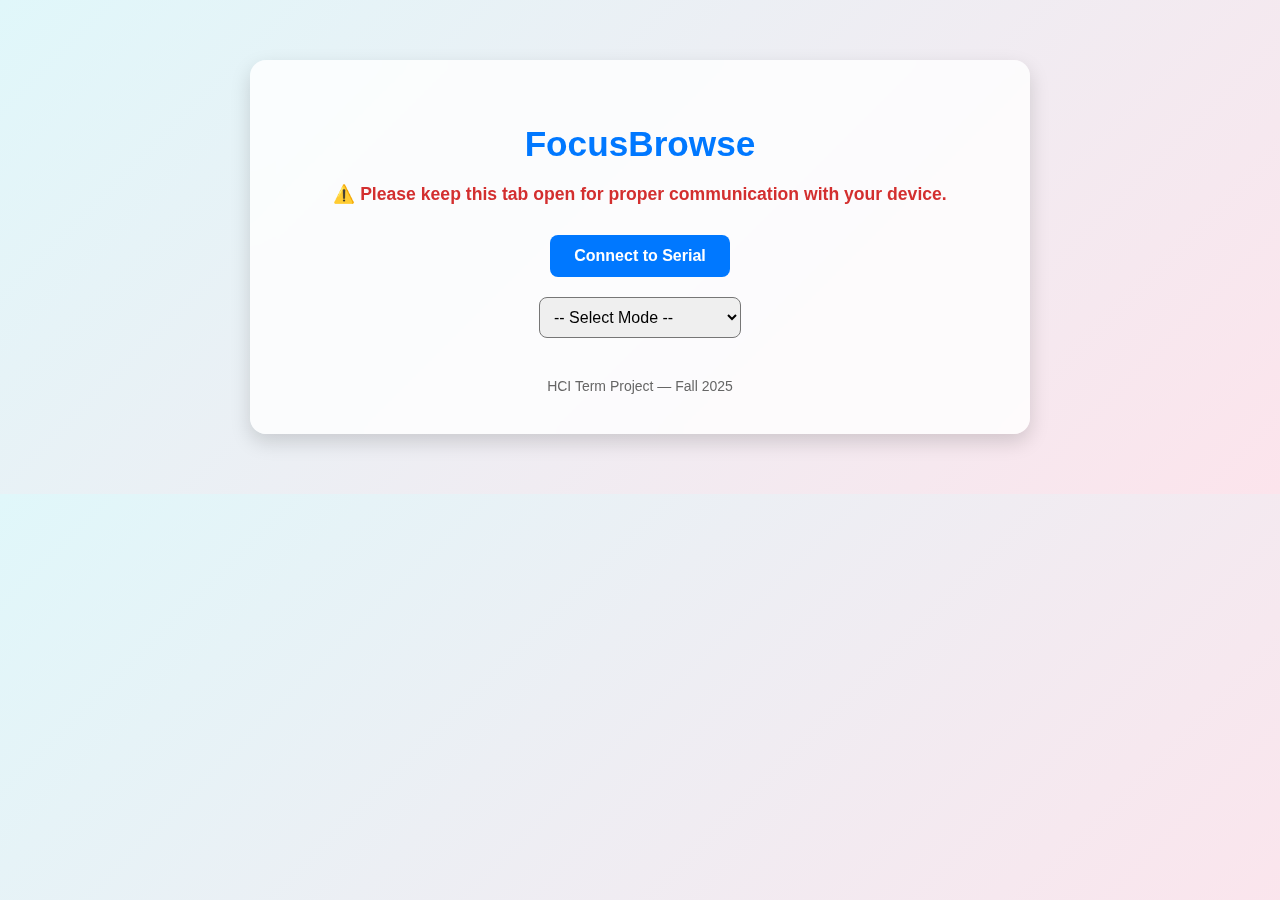
<file: index.html>
<!doctype html>
<html lang="en">

<head>
  <meta charset="utf-8" />
  <meta name="viewport" content="width=device-width,initial-scale=1" />
  <title>FocusBrowse - HCI Term Project</title>
  <style>
    body {
      font-family: 'Segoe UI', Tahoma, Geneva, Verdana, sans-serif;
      background: linear-gradient(135deg, #e0f7fa, #fce4ec);
      color: #333;
      margin: 0;
      padding: 0;
    }

    .container {
      max-width: 700px;
      margin: 60px auto;
      background: #ffffffcc;
      padding: 40px;
      border-radius: 16px;
      box-shadow: 0 8px 20px rgba(0, 0, 0, 0.15);
      backdrop-filter: blur(10px);
    }

    h1 {
      text-align: center;
      font-size: 2.2em;
      margin-bottom: 20px;
      color: #0078ff;
    }

    p.notice {
      text-align: center;
      font-size: 1.1em;
      font-weight: bold;
      color: #d32f2f;
      margin-bottom: 30px;
    }

    button#connect {
      display: block;
      margin: 0 auto 20px auto;
      padding: 12px 24px;
      font-size: 1em;
      font-weight: bold;
      color: white;
      background-color: #0078ff;
      border: none;
      border-radius: 8px;
      cursor: pointer;
      transition: background-color 0.3s ease;
    }

    button#connect:hover {
      background-color: #005ecb;
    }

    select#modeSelect {
      display: block;
      margin: 20px auto;
      padding: 10px;
      font-size: 1em;
      border-radius: 8px;
    }

    footer {
      text-align: center;
      margin-top: 40px;
      color: #666;
      font-size: 14px;
    }
  </style>
</head>

<body>
  <div class="container">
    <h1>FocusBrowse</h1>
    <p class="notice">⚠️ Please keep this tab open for proper communication with your device.</p>
    <button id="connect">Connect to Serial</button>

    <!-- Dropdown menu for modes -->
    <select id="modeSelect">
      <option value="">-- Select Mode --</option>
      <option value="0">0 - Off</option>
      <option value="1">1 - Green (Focus)</option>
      <option value="2">2 - Yellow (Distraction)</option>
      <option value="4">4 - Red (Break)</option>
      <option value="3">3 - Breathe</option>
      <option value="5">5 - Flash</option>
      <option value="6">6 - Rainbow</option>
      <option value="7">7 - White</option>
    </select>

    <script>
      let writer;

      document.getElementById("connect").addEventListener("click", async () => {
        const port = await navigator.serial.requestPort();
        await port.open({ baudRate: 9600 });
        writer = port.writable.getWriter();
        alert("Connected to Arduino");
        await new Promise(resolve => setTimeout(resolve, 1000)); // Boot up time for Arduino
        const data = new TextEncoder().encode("3"); // default mode
        await writer.write(data);
      });

      // Handle dropdown selection
      document.getElementById("modeSelect").addEventListener("change", async (event) => {
        const mode = event.target.value;
        if (!writer) {
          console.warn("Serial port not connected yet.");
          return;
        }
        if (!mode) {
          console.warn("No mode selected.");
          return;
        }
        const data = new TextEncoder().encode(mode);
        await writer.write(data);
        console.log("Sent mode via dropdown:", mode);
      });

      // Keep your postMessage listener if needed
      window.addEventListener("message", async (event) => {
        const mode = event.data.mode;
        if (!writer) {
          console.warn("Serial port not connected yet.");
          return;
        }
        if (typeof mode !== "string") {
          console.warn("Invalid mode format.");
          return;
        }
        const data = new TextEncoder().encode(mode);
        await writer.write(data);
        console.log("Sent mode via postMessage:", mode);
      });
    </script>

    <footer>HCI Term Project &mdash; Fall 2025</footer>
  </div>
</body>

</html>
</file>
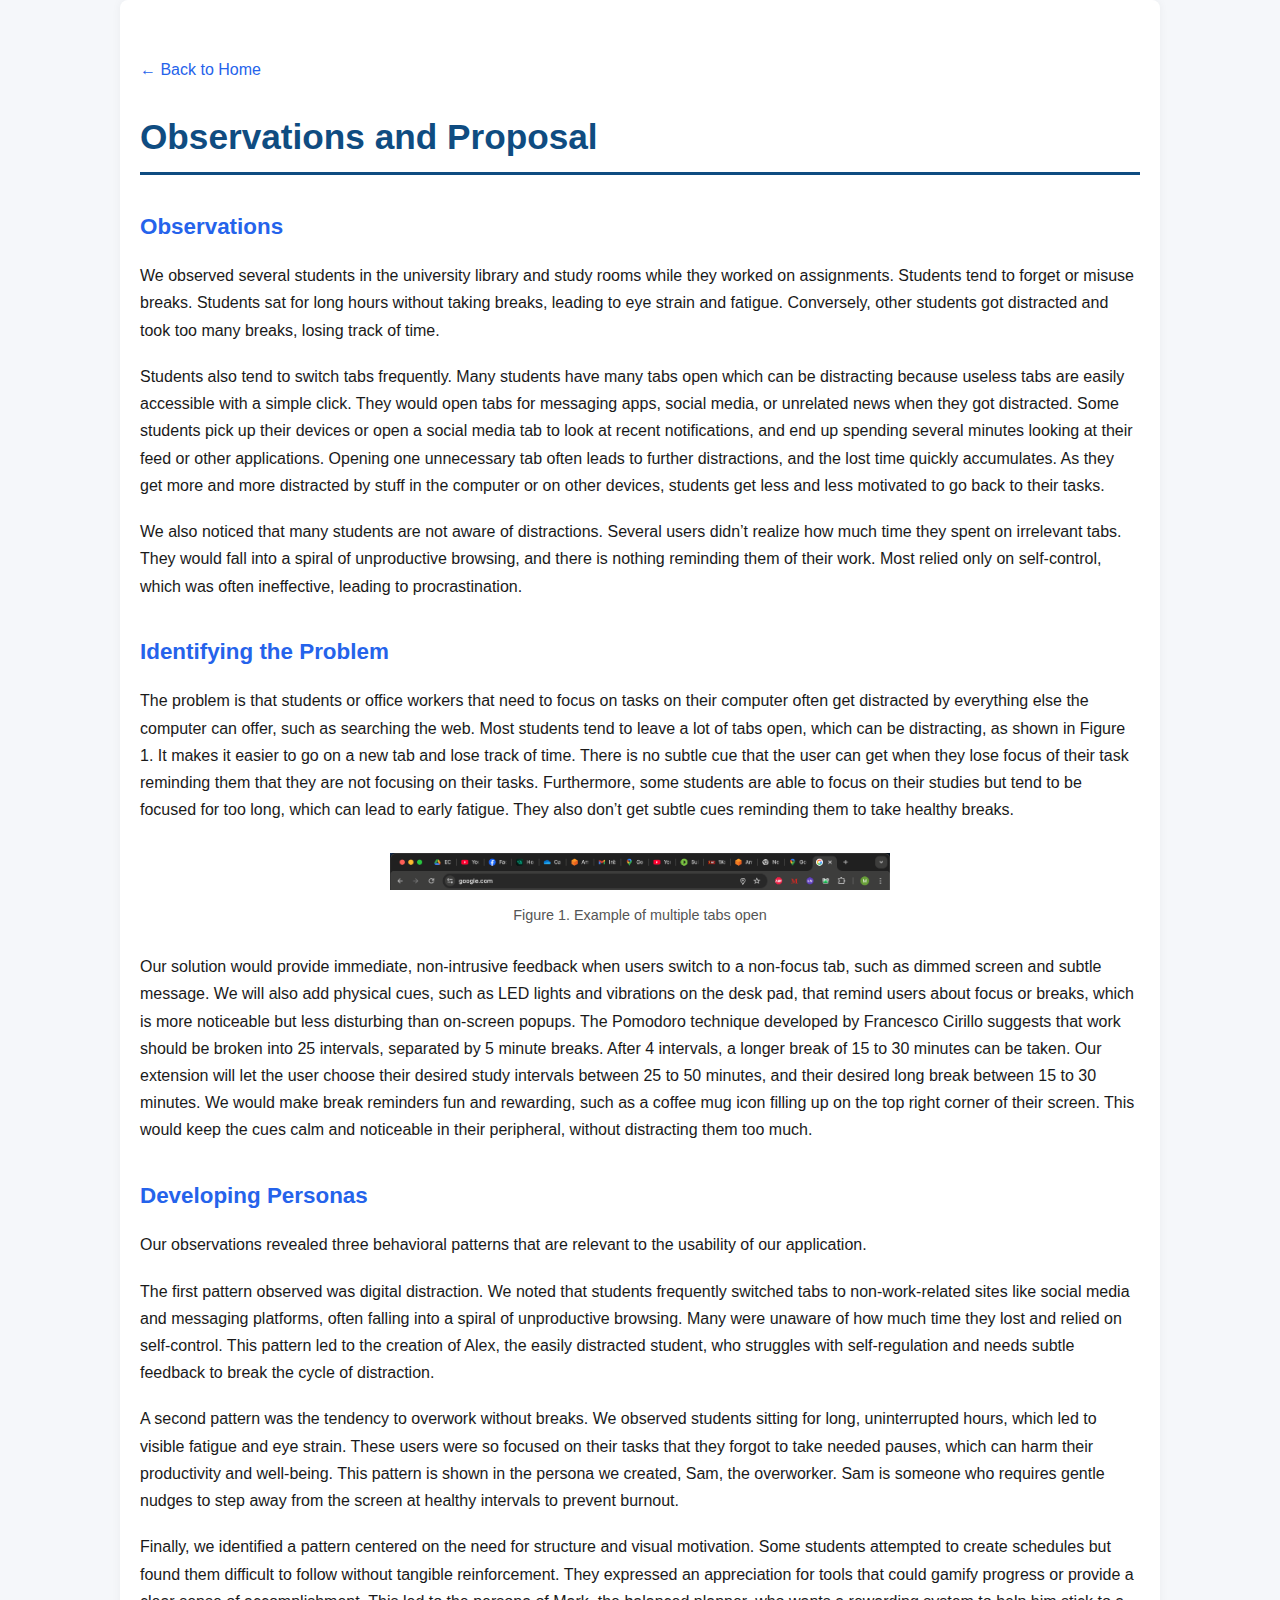
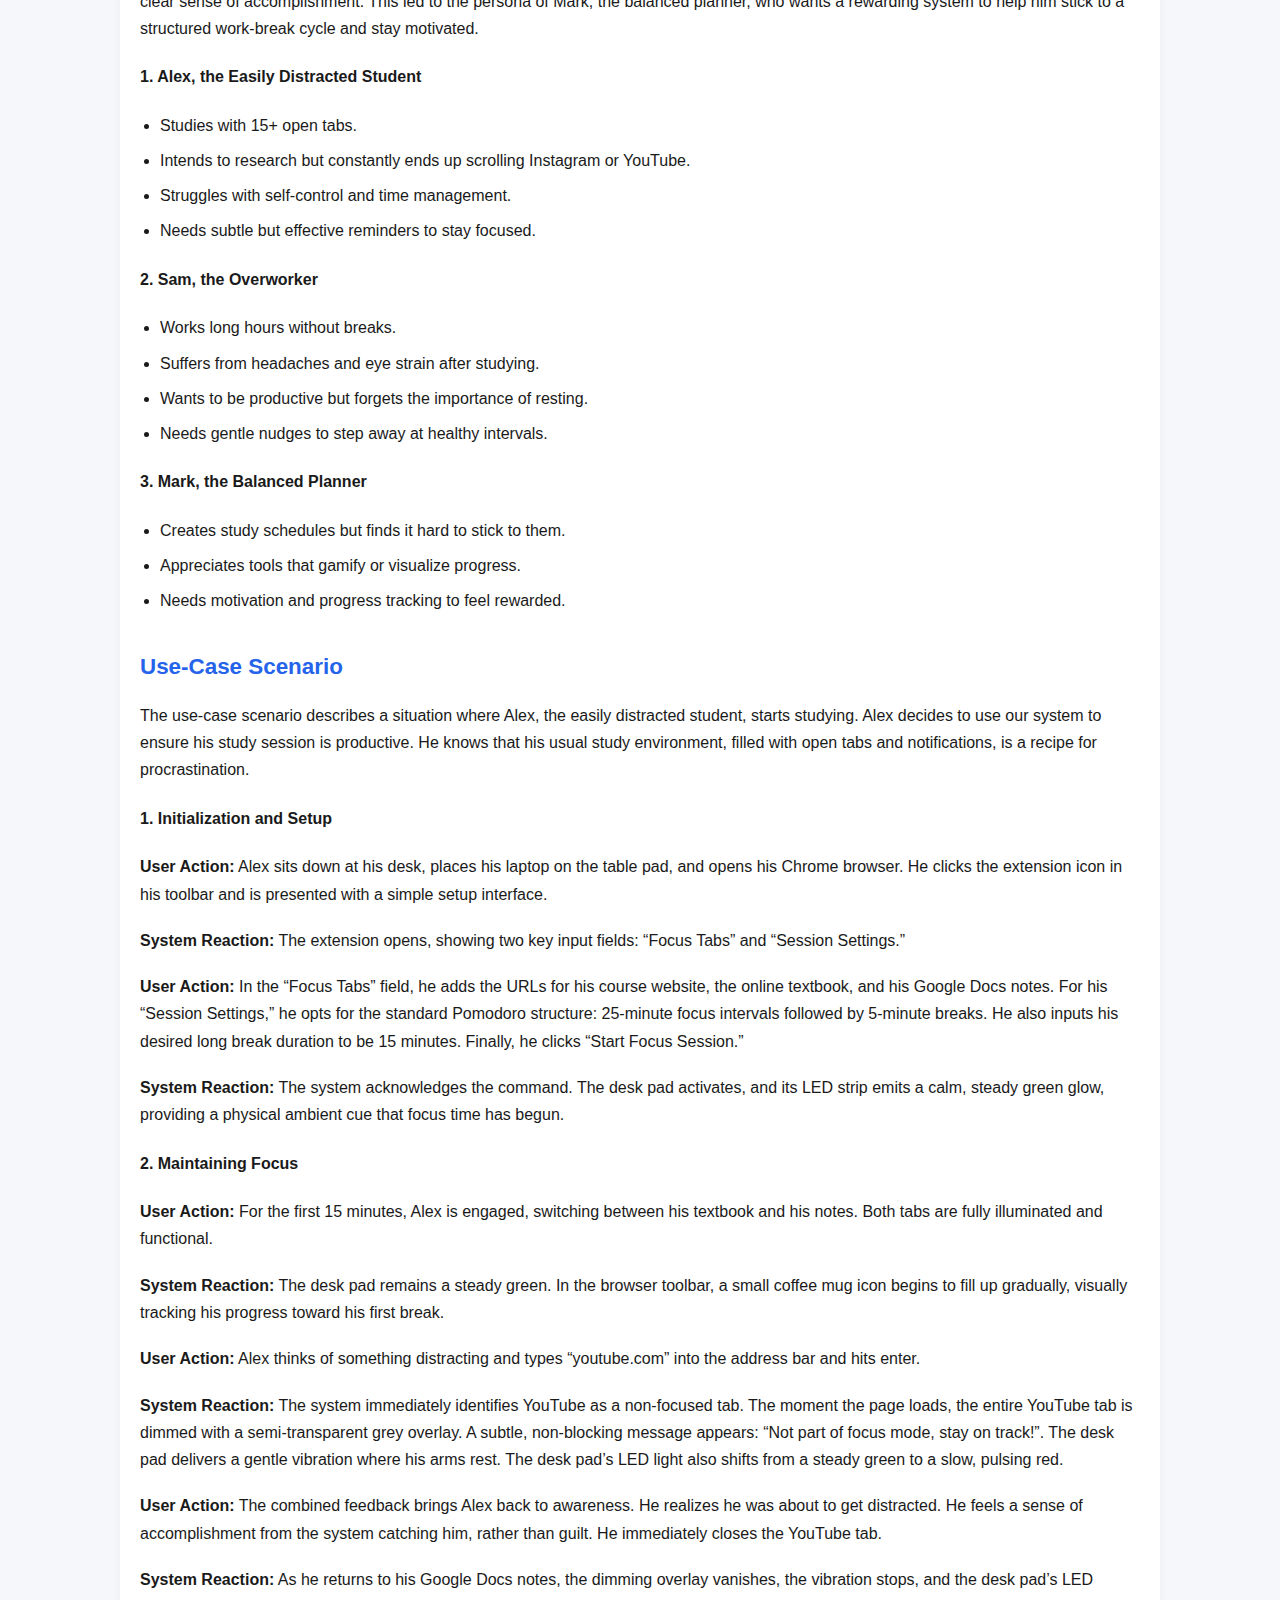
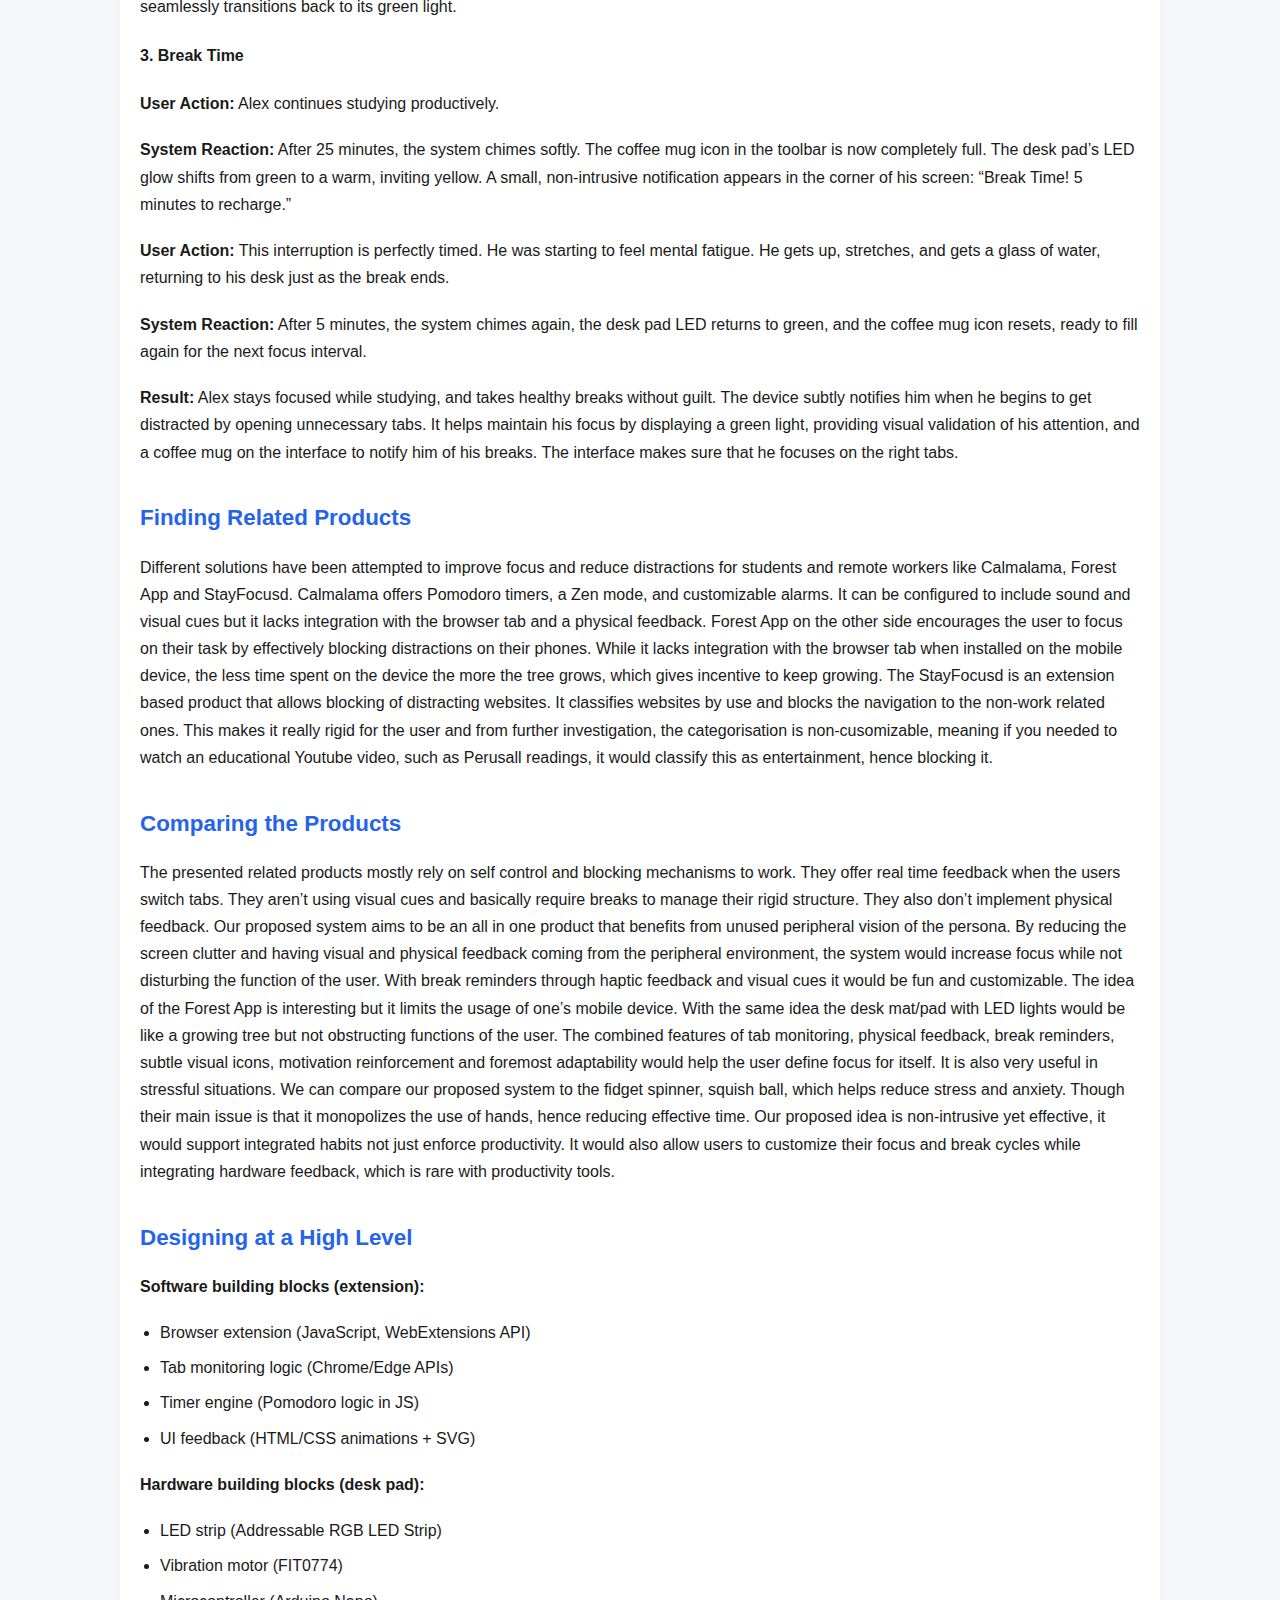
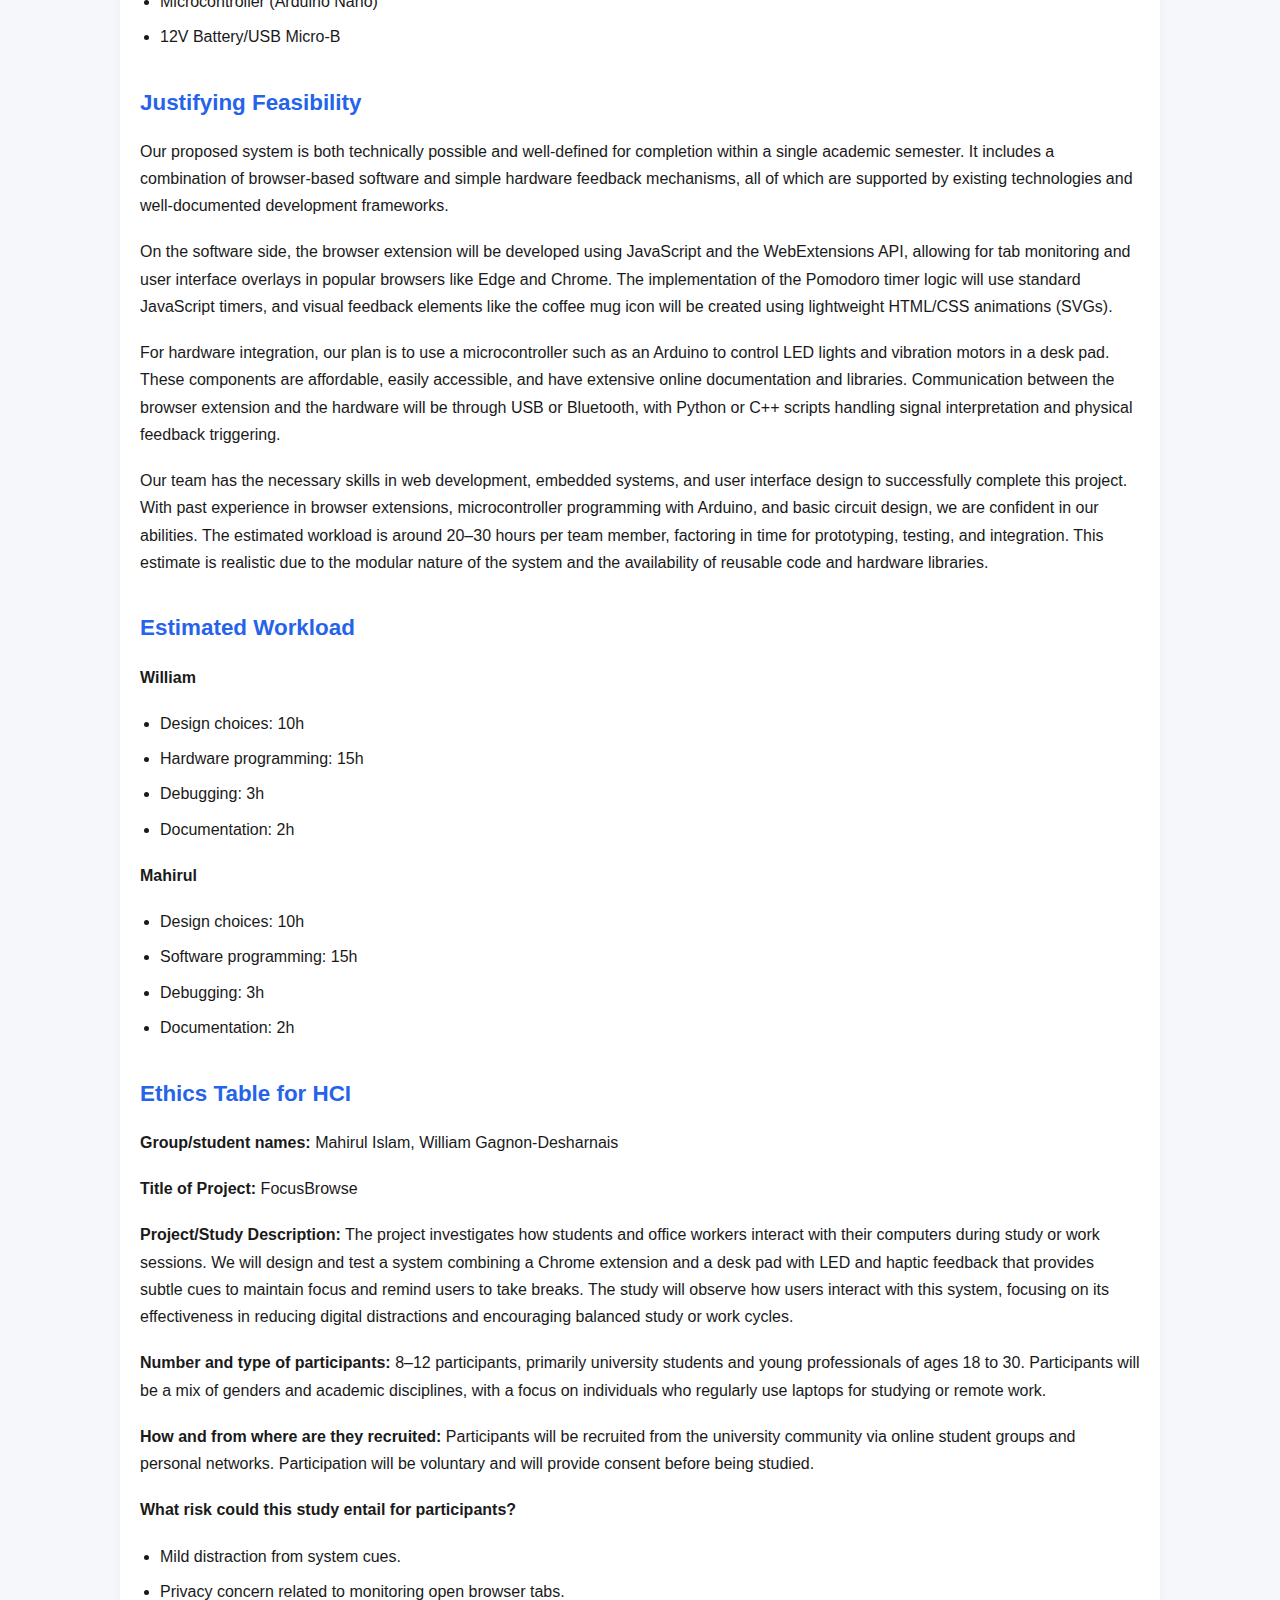
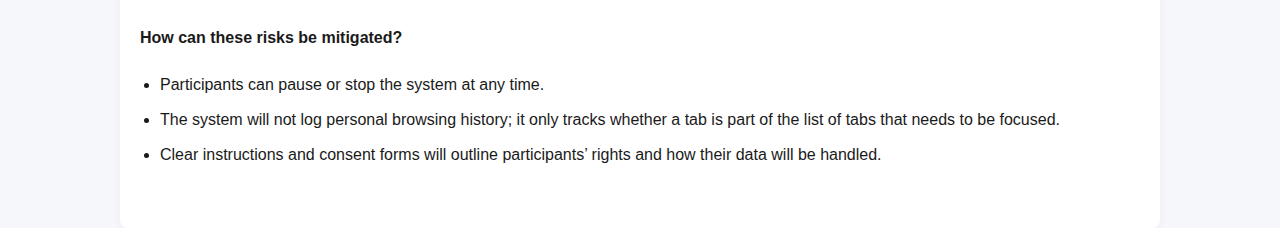
<file: project/observations.html>
<!DOCTYPE html>
<html>

<head>
  <meta charset="UTF-8">
  <title>Observations & Proposal — FocusBrowse</title>
  <link rel="stylesheet" href="../static/style.css">
</head>

<body>
  <p><a href="../index.html">← Back to Home</a></p>
  <h1>Observations and Proposal</h1>

  <h3>Observations</h3>
  <p>We observed several students in the university library and study rooms while they worked on assignments. Students
    tend to forget or misuse breaks. Students sat for long hours without taking breaks, leading to eye strain and
    fatigue. Conversely, other students got distracted and took too many breaks, losing track of time.</p>
  <p>Students also tend to switch tabs frequently. Many students have many tabs open which can be distracting because
    useless tabs are easily accessible with a simple click. They would open tabs for messaging apps, social media, or
    unrelated news when they got distracted. Some students pick up their devices or open a social media tab to look at
    recent notifications, and end up spending several minutes looking at their feed or other applications. Opening one
    unnecessary tab often leads to further distractions, and the lost time quickly accumulates. As they get more and
    more distracted by stuff in the computer or on other devices, students get less and less motivated to go back to
    their tasks.</p>
  <p>We also noticed that many students are not aware of distractions. Several users didn’t realize how much time they
    spent on irrelevant tabs. They would fall into a spiral of unproductive browsing, and there is nothing reminding
    them of their work. Most relied only on self-control, which was often ineffective, leading to procrastination.</p>

  <h3>Identifying the Problem</h3>
  <p>The problem is that students or office workers that need to focus on tasks on their computer often get distracted
    by everything else the computer can offer, such as searching the web. Most students tend to leave a lot of tabs
    open, which can be distracting, as shown in Figure 1. It makes it easier to go on a new tab and lose track of time.
    There is no subtle cue that the user can get when they lose focus of their task reminding them that they are not
    focusing on their tasks. Furthermore, some students are able to focus on their studies but tend to be focused for
    too long, which can lead to early fatigue. They also don’t get subtle cues reminding them to take healthy breaks.
  </p>
  <figure>
    <img src="../images/tabs.png" alt="Example of multiple tabs open" width="500">
    <figcaption>Figure 1. Example of multiple tabs open</figcaption>
  </figure>

  <p>Our solution would provide immediate, non-intrusive feedback when users switch to a non-focus tab, such as dimmed
    screen and subtle message. We will also add physical cues, such as LED lights and vibrations on the desk pad, that
    remind users about focus or breaks, which is more noticeable but less disturbing than on-screen popups. The Pomodoro
    technique developed by Francesco Cirillo suggests that work should be broken into 25 intervals, separated by 5
    minute breaks. After 4 intervals, a longer break of 15 to 30 minutes can be taken. Our extension will let the user
    choose their desired study intervals between 25 to 50 minutes, and their desired long break between 15 to 30
    minutes. We would make break reminders fun and rewarding, such as a coffee mug icon filling up on the top right
    corner of their screen. This would keep the cues calm and noticeable in their peripheral, without distracting them
    too much.</p>

  <h3>Developing Personas</h3>
  <p>Our observations revealed three behavioral patterns that are relevant to the usability of our application.</p>
  <p>The first pattern observed was digital distraction. We noted that students frequently switched tabs to
    non-work-related sites like social media and messaging platforms, often falling into a spiral of unproductive
    browsing. Many were unaware of how much time they lost and relied on self-control. This pattern led to the creation
    of Alex, the easily distracted student, who struggles with self-regulation and needs subtle feedback to break the
    cycle of distraction.</p>
  <p>A second pattern was the tendency to overwork without breaks. We observed students sitting for long, uninterrupted
    hours, which led to visible fatigue and eye strain. These users were so focused on their tasks that they forgot to
    take needed pauses, which can harm their productivity and well-being. This pattern is shown in the persona we
    created, Sam, the overworker. Sam is someone who requires gentle nudges to step away from the screen at healthy
    intervals to prevent burnout.</p>
  <p>Finally, we identified a pattern centered on the need for structure and visual motivation. Some students attempted
    to create schedules but found them difficult to follow without tangible reinforcement. They expressed an
    appreciation for tools that could gamify progress or provide a clear sense of accomplishment. This led to the
    persona of Mark, the balanced planner, who wants a rewarding system to help him stick to a structured work-break
    cycle and stay motivated.</p>

  <h4>1. Alex, the Easily Distracted Student</h4>
  <ul>
    <li>Studies with 15+ open tabs.</li>
    <li>Intends to research but constantly ends up scrolling Instagram or YouTube.</li>
    <li>Struggles with self-control and time management.</li>
    <li>Needs subtle but effective reminders to stay focused.</li>
  </ul>

  <h4>2. Sam, the Overworker</h4>
  <ul>
    <li>Works long hours without breaks.</li>
    <li>Suffers from headaches and eye strain after studying.</li>
    <li>Wants to be productive but forgets the importance of resting.</li>
    <li>Needs gentle nudges to step away at healthy intervals.</li>
  </ul>

  <h4>3. Mark, the Balanced Planner</h4>
  <ul>
    <li>Creates study schedules but finds it hard to stick to them.</li>
    <li>Appreciates tools that gamify or visualize progress.</li>
    <li>Needs motivation and progress tracking to feel rewarded.</li>
  </ul>

  <h3>Use-Case Scenario</h3>
  <p>The use-case scenario describes a situation where Alex, the easily distracted student, starts studying. Alex
    decides to use our system to ensure his study session is productive. He knows that his usual study environment,
    filled with open tabs and notifications, is a recipe for procrastination.</p>

  <h4>1. Initialization and Setup</h4>
  <p><strong>User Action:</strong> Alex sits down at his desk, places his laptop on the table pad, and opens his Chrome
    browser. He clicks the extension icon in his toolbar and is presented with a simple setup interface.</p>
  <p><strong>System Reaction:</strong> The extension opens, showing two key input fields: “Focus Tabs” and “Session
    Settings.”</p>
  <p><strong>User Action:</strong> In the “Focus Tabs” field, he adds the URLs for his course website, the online
    textbook, and his Google Docs notes. For his “Session Settings,” he opts for the standard Pomodoro structure:
    25-minute focus intervals followed by 5-minute breaks. He also inputs his desired long break duration to be 15
    minutes. Finally, he clicks “Start Focus Session.”</p>
  <p><strong>System Reaction:</strong> The system acknowledges the command. The desk pad activates, and its LED strip
    emits a calm, steady green glow, providing a physical ambient cue that focus time has begun.</p>

  <h4>2. Maintaining Focus</h4>
  <p><strong>User Action:</strong> For the first 15 minutes, Alex is engaged, switching between his textbook and his
    notes. Both tabs are fully illuminated and functional.</p>
  <p><strong>System Reaction:</strong> The desk pad remains a steady green. In the browser toolbar, a small coffee mug
    icon begins to fill up gradually, visually tracking his progress toward his first break.</p>
  <p><strong>User Action:</strong> Alex thinks of something distracting and types “youtube.com” into the address bar and
    hits enter.</p>
  <p><strong>System Reaction:</strong> The system immediately identifies YouTube as a non-focused tab. The moment the
    page loads, the entire YouTube tab is dimmed with a semi-transparent grey overlay. A subtle, non-blocking message
    appears: “Not part of focus mode, stay on track!”. The desk pad delivers a gentle vibration where his arms rest. The
    desk pad’s LED light also shifts from a steady green to a slow, pulsing red.</p>
  <p><strong>User Action:</strong> The combined feedback brings Alex back to awareness. He realizes he was about to get
    distracted. He feels a sense of accomplishment from the system catching him, rather than guilt. He immediately
    closes the YouTube tab.</p>
  <p><strong>System Reaction:</strong> As he returns to his Google Docs notes, the dimming overlay vanishes, the
    vibration stops, and the desk pad’s LED seamlessly transitions back to its green light.</p>

  <h4>3. Break Time</h4>
  <p><strong>User Action:</strong> Alex continues studying productively.</p>
  <p><strong>System Reaction:</strong> After 25 minutes, the system chimes softly. The coffee mug icon in the toolbar is
    now completely full. The desk pad’s LED glow shifts from green to a warm, inviting yellow. A small, non-intrusive
    notification appears in the corner of his screen: “Break Time! 5 minutes to recharge.”</p>
  <p><strong>User Action:</strong> This interruption is perfectly timed. He was starting to feel mental fatigue. He gets
    up, stretches, and gets a glass of water, returning to his desk just as the break ends.</p>
  <p><strong>System Reaction:</strong> After 5 minutes, the system chimes again, the desk pad LED returns to green, and
    the coffee mug icon resets, ready to fill again for the next focus interval.</p>
  <p><strong>Result:</strong> Alex stays focused while studying, and takes healthy breaks without guilt. The device
    subtly notifies him when he begins to get distracted by opening unnecessary tabs. It helps maintain his focus by
    displaying a green light, providing visual validation of his attention, and a coffee mug on the interface to notify
    him of his breaks. The interface makes sure that he focuses on the right tabs.</p>

  <h3>Finding Related Products</h3>
  <p>Different solutions have been attempted to improve focus and reduce distractions for students and remote workers
    like Calmalama, Forest App and StayFocusd. Calmalama offers Pomodoro timers, a Zen mode, and customizable alarms. It
    can be configured to include sound and visual cues but it lacks integration with the browser tab and a physical
    feedback. Forest App on the other side encourages the user to focus on their task by effectively blocking
    distractions on their phones. While it lacks integration with the browser tab when installed on the mobile device,
    the less time spent on the device the more the tree grows, which gives incentive to keep growing. The StayFocusd is
    an extension based product that allows blocking of distracting websites. It classifies websites by use and blocks
    the navigation to the non-work related ones. This makes it really rigid for the user and from further investigation,
    the categorisation is non-cusomizable, meaning if you needed to watch an educational Youtube video, such as Perusall
    readings, it would classify this as entertainment, hence blocking it.</p>

  <h3>Comparing the Products</h3>
  <p>The presented related products mostly rely on self control and blocking mechanisms to work. They offer real time
    feedback when the users switch tabs. They aren’t using visual cues and basically require breaks to manage their
    rigid structure. They also don’t implement physical feedback. Our proposed system aims to be an all in one product
    that benefits from unused peripheral vision of the persona. By reducing the screen clutter and having visual and
    physical feedback coming from the peripheral environment, the system would increase focus while not disturbing the
    function of the user. With break reminders through haptic feedback and visual cues it would be fun and customizable.
    The idea of the Forest App is interesting but it limits the usage of one’s mobile device. With the same idea the
    desk mat/pad with LED lights would be like a growing tree but not obstructing functions of the user. The combined
    features of tab monitoring, physical feedback, break reminders, subtle visual icons, motivation reinforcement and
    foremost adaptability would help the user define focus for itself. It is also very useful in stressful situations.
    We can compare our proposed system to the fidget spinner, squish ball, which helps reduce stress and anxiety. Though
    their main issue is that it monopolizes the use of hands, hence reducing effective time. Our proposed idea is
    non-intrusive yet effective, it would support integrated habits not just enforce productivity. It would also allow
    users to customize their focus and break cycles while integrating hardware feedback, which is rare with productivity
    tools.</p>

  <h3>Designing at a High Level</h3>
  <p><strong>Software building blocks (extension):</strong></p>
  <ul>
    <li>Browser extension (JavaScript, WebExtensions API)</li>
    <li>Tab monitoring logic (Chrome/Edge APIs)</li>
    <li>Timer engine (Pomodoro logic in JS)</li>
    <li>UI feedback (HTML/CSS animations + SVG)</li>
  </ul>

  <p><strong>Hardware building blocks (desk pad):</strong></p>
  <ul>
    <li>LED strip (Addressable RGB LED Strip)</li>
    <li>Vibration motor (FIT0774)</li>
    <li>Microcontroller (Arduino Nano)</li>
    <li>12V Battery/USB Micro-B</li>
  </ul>

  <h3>Justifying Feasibility</h3>
  <p>Our proposed system is both technically possible and well-defined for completion within a single academic semester.
    It includes a combination of browser-based software and simple hardware feedback mechanisms, all of which are
    supported by existing technologies and well-documented development frameworks.</p>
  <p>On the software side, the browser extension will be developed using JavaScript and the WebExtensions API, allowing
    for tab monitoring and user interface overlays in popular browsers like Edge and Chrome. The implementation of the
    Pomodoro timer logic will use standard JavaScript timers, and visual feedback elements like the coffee mug icon will
    be created using lightweight HTML/CSS animations (SVGs).</p>
  <p>For hardware integration, our plan is to use a microcontroller such as an Arduino to control LED lights and
    vibration motors in a desk pad. These components are affordable, easily accessible, and have extensive online
    documentation and libraries. Communication between the browser extension and the hardware will be through USB or
    Bluetooth, with Python or C++ scripts handling signal interpretation and physical feedback triggering.</p>
  <p>Our team has the necessary skills in web development, embedded systems, and user interface design to successfully
    complete this project. With past experience in browser extensions, microcontroller programming with Arduino, and
    basic circuit design, we are confident in our abilities. The estimated workload is around 20–30 hours per team
    member, factoring in time for prototyping, testing, and integration. This estimate is realistic due to the modular
    nature of the system and the availability of reusable code and hardware libraries.</p>

  <h3>Estimated Workload</h3>
  <p><strong>William</strong></p>
  <ul>
    <li>Design choices: 10h</li>
    <li>Hardware programming: 15h</li>
    <li>Debugging: 3h</li>
    <li>Documentation: 2h</li>
  </ul>
  <p><strong>Mahirul</strong></p>
  <ul>
    <li>Design choices: 10h</li>
    <li>Software programming: 15h</li>
    <li>Debugging: 3h</li>
    <li>Documentation: 2h</li>
  </ul>

  <h3>Ethics Table for HCI</h3>
  <p><strong>Group/student names:</strong> Mahirul Islam, William Gagnon-Desharnais</p>
  <p><strong>Title of Project:</strong> FocusBrowse</p>
  <p><strong>Project/Study Description:</strong> The project investigates how students and office workers interact with
    their computers during study or work sessions. We will design and test a system combining a Chrome extension and a
    desk pad with LED and haptic feedback that provides subtle cues to maintain focus and remind users to take breaks.
    The study will observe how users interact with this system, focusing on its effectiveness in reducing digital
    distractions and encouraging balanced study or work cycles.</p>
  <p><strong>Number and type of participants:</strong> 8–12 participants, primarily university students and young
    professionals of ages 18 to 30. Participants will be a mix of genders and academic disciplines, with a focus on
    individuals who regularly use laptops for studying or remote work.</p>
  <p><strong>How and from where are they recruited:</strong> Participants will be recruited from the university
    community via online student groups and personal networks. Participation will be voluntary and will provide consent
    before being studied.</p>
  <p><strong>What risk could this study entail for participants?</strong></p>
  <ul>
    <li>Mild distraction from system cues.</li>
    <li>Privacy concern related to monitoring open browser tabs.</li>
  </ul>
  <p><strong>How can these risks be mitigated?</strong></p>
  <ul>
    <li>Participants can pause or stop the system at any time.</li>
    <li>The system will not log personal browsing history; it only tracks whether a tab is part of the list of tabs that
      needs to be focused.</li>
    <li>Clear instructions and consent forms will outline participants’ rights and how their data will be handled.</li>
  </ul>
</body>

</html>
</file>
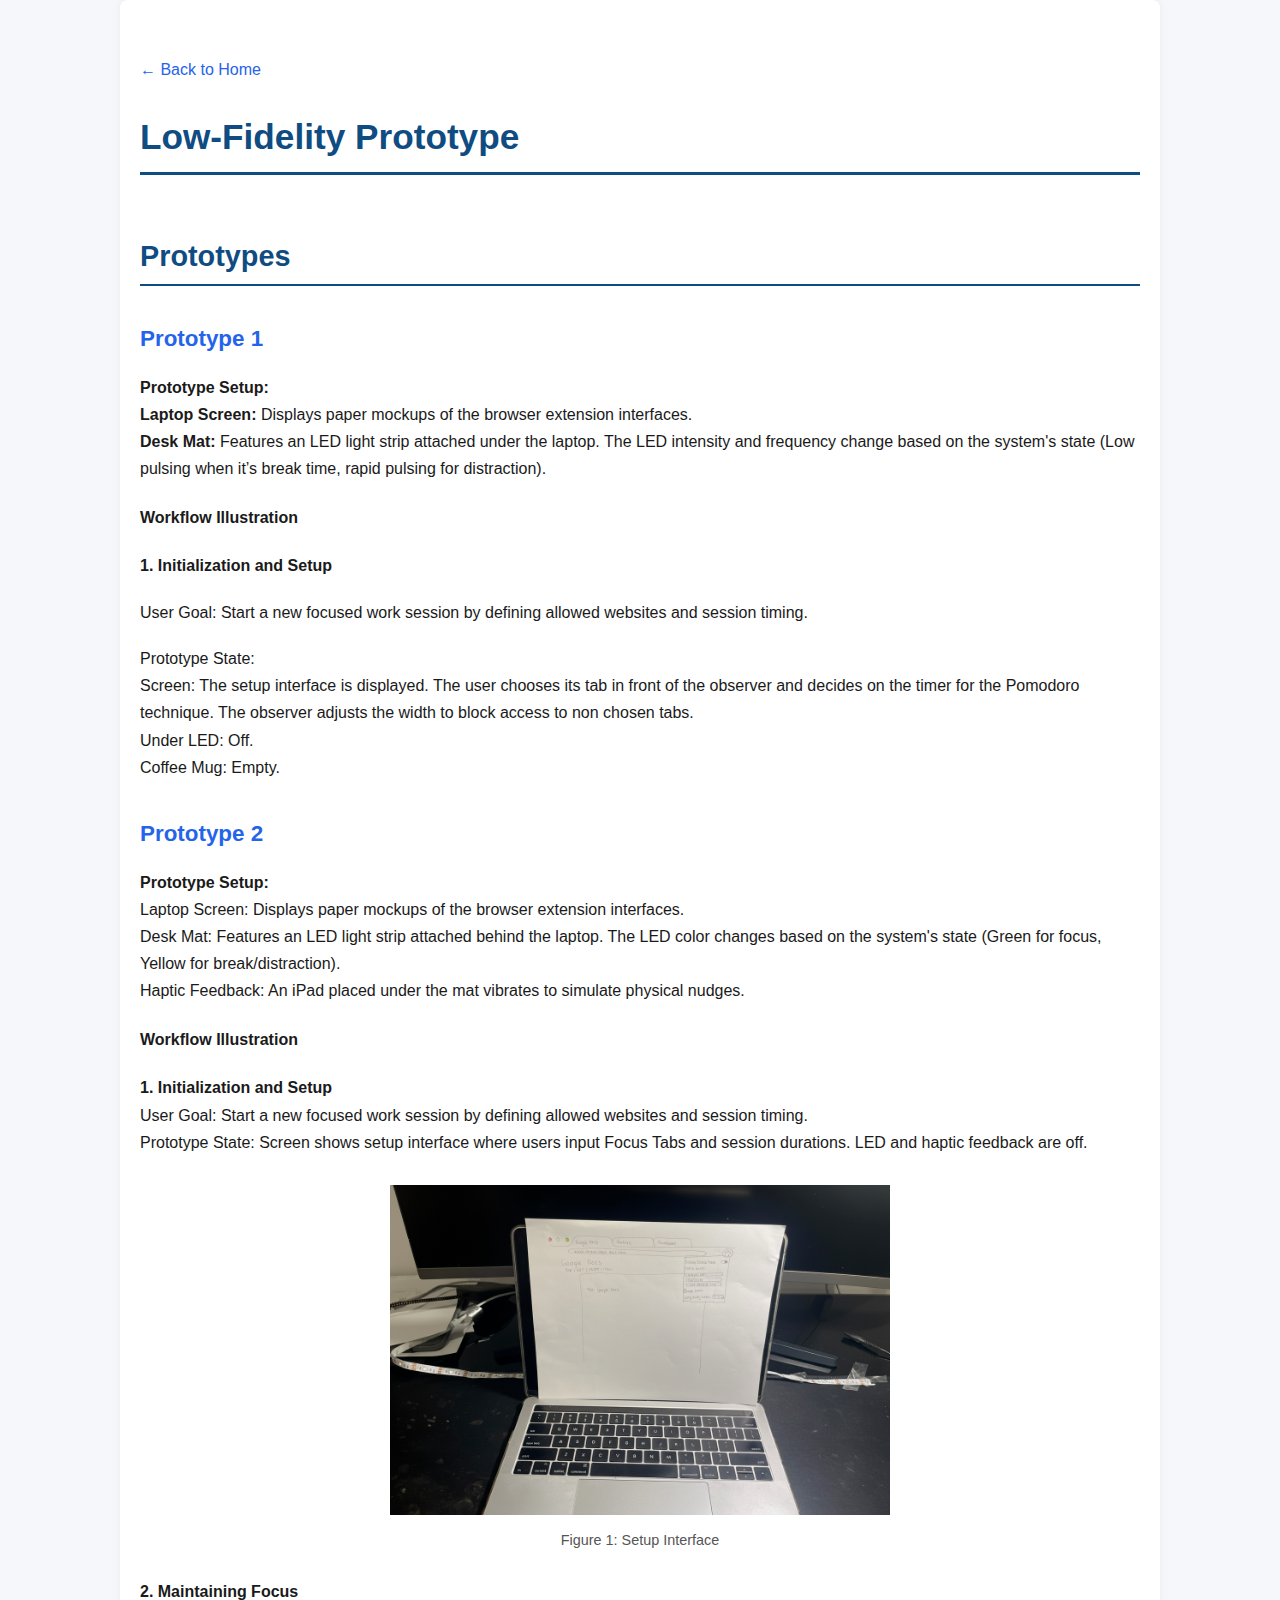
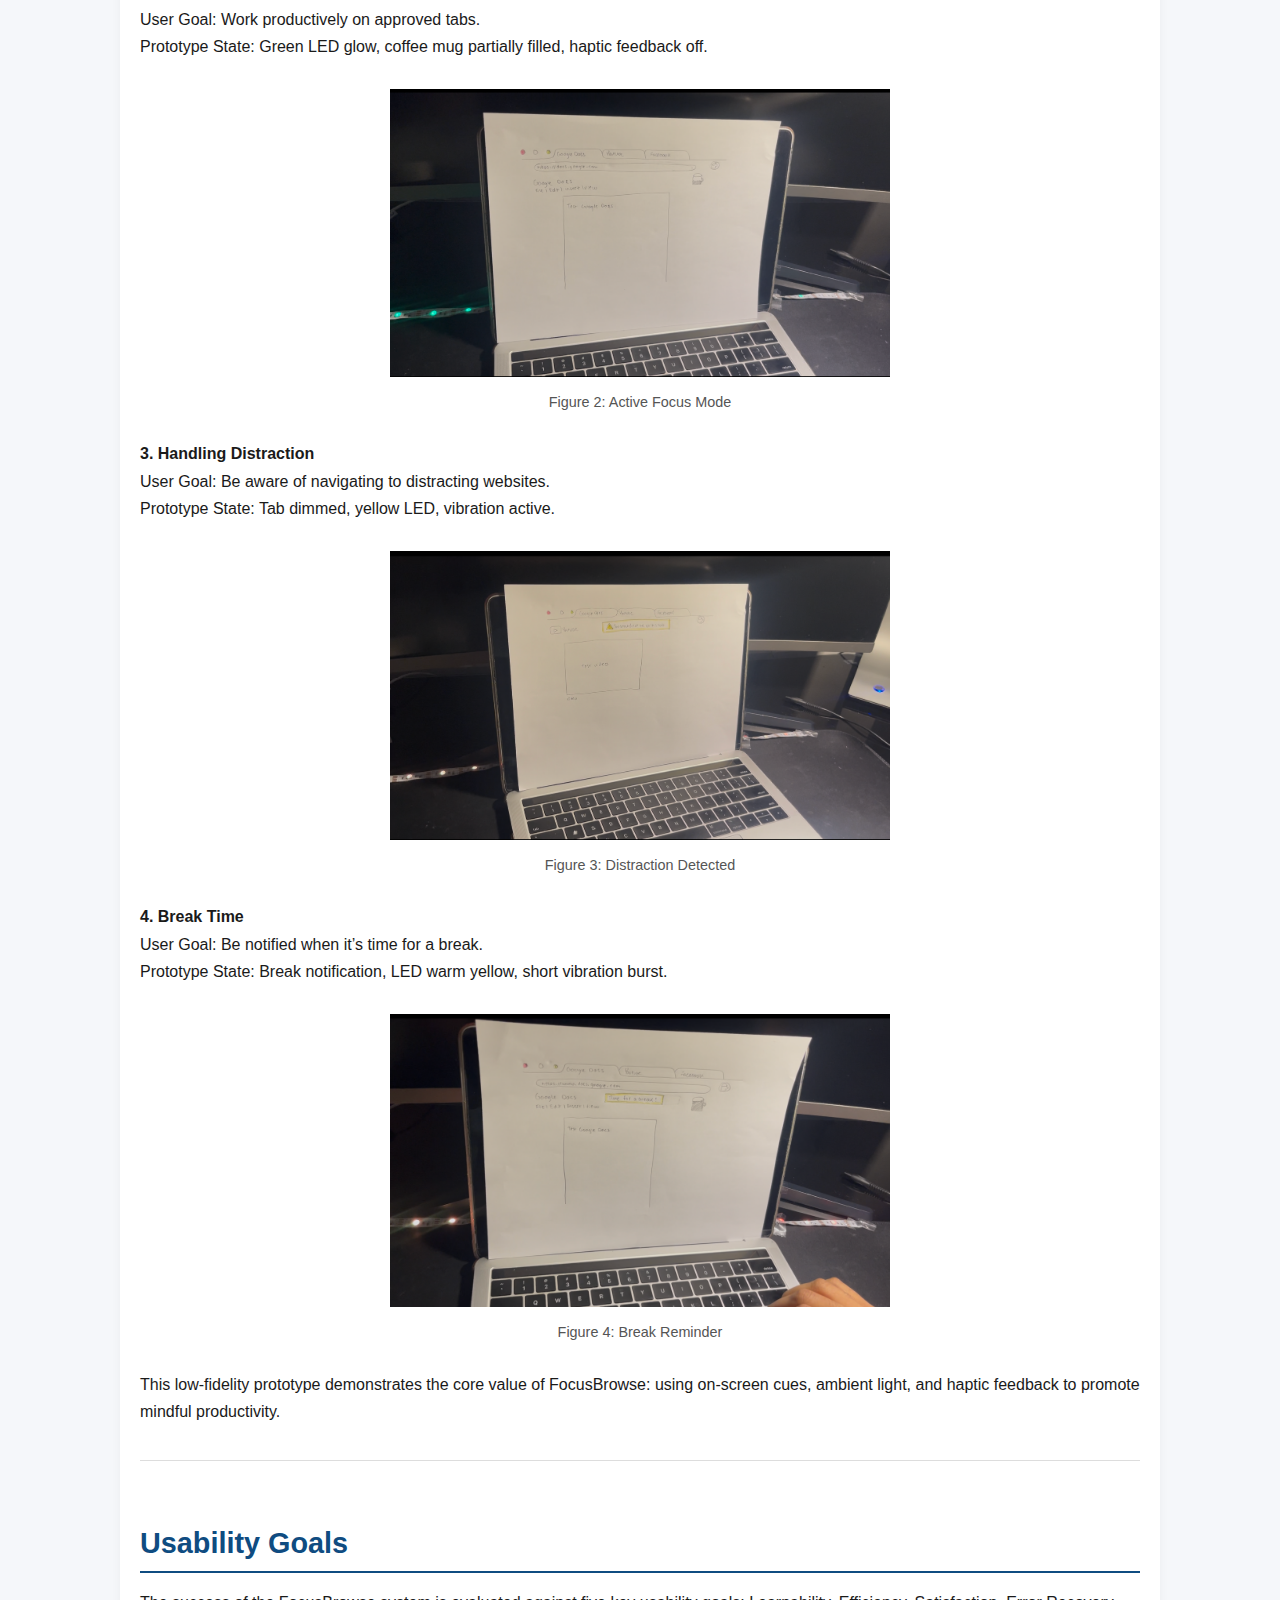
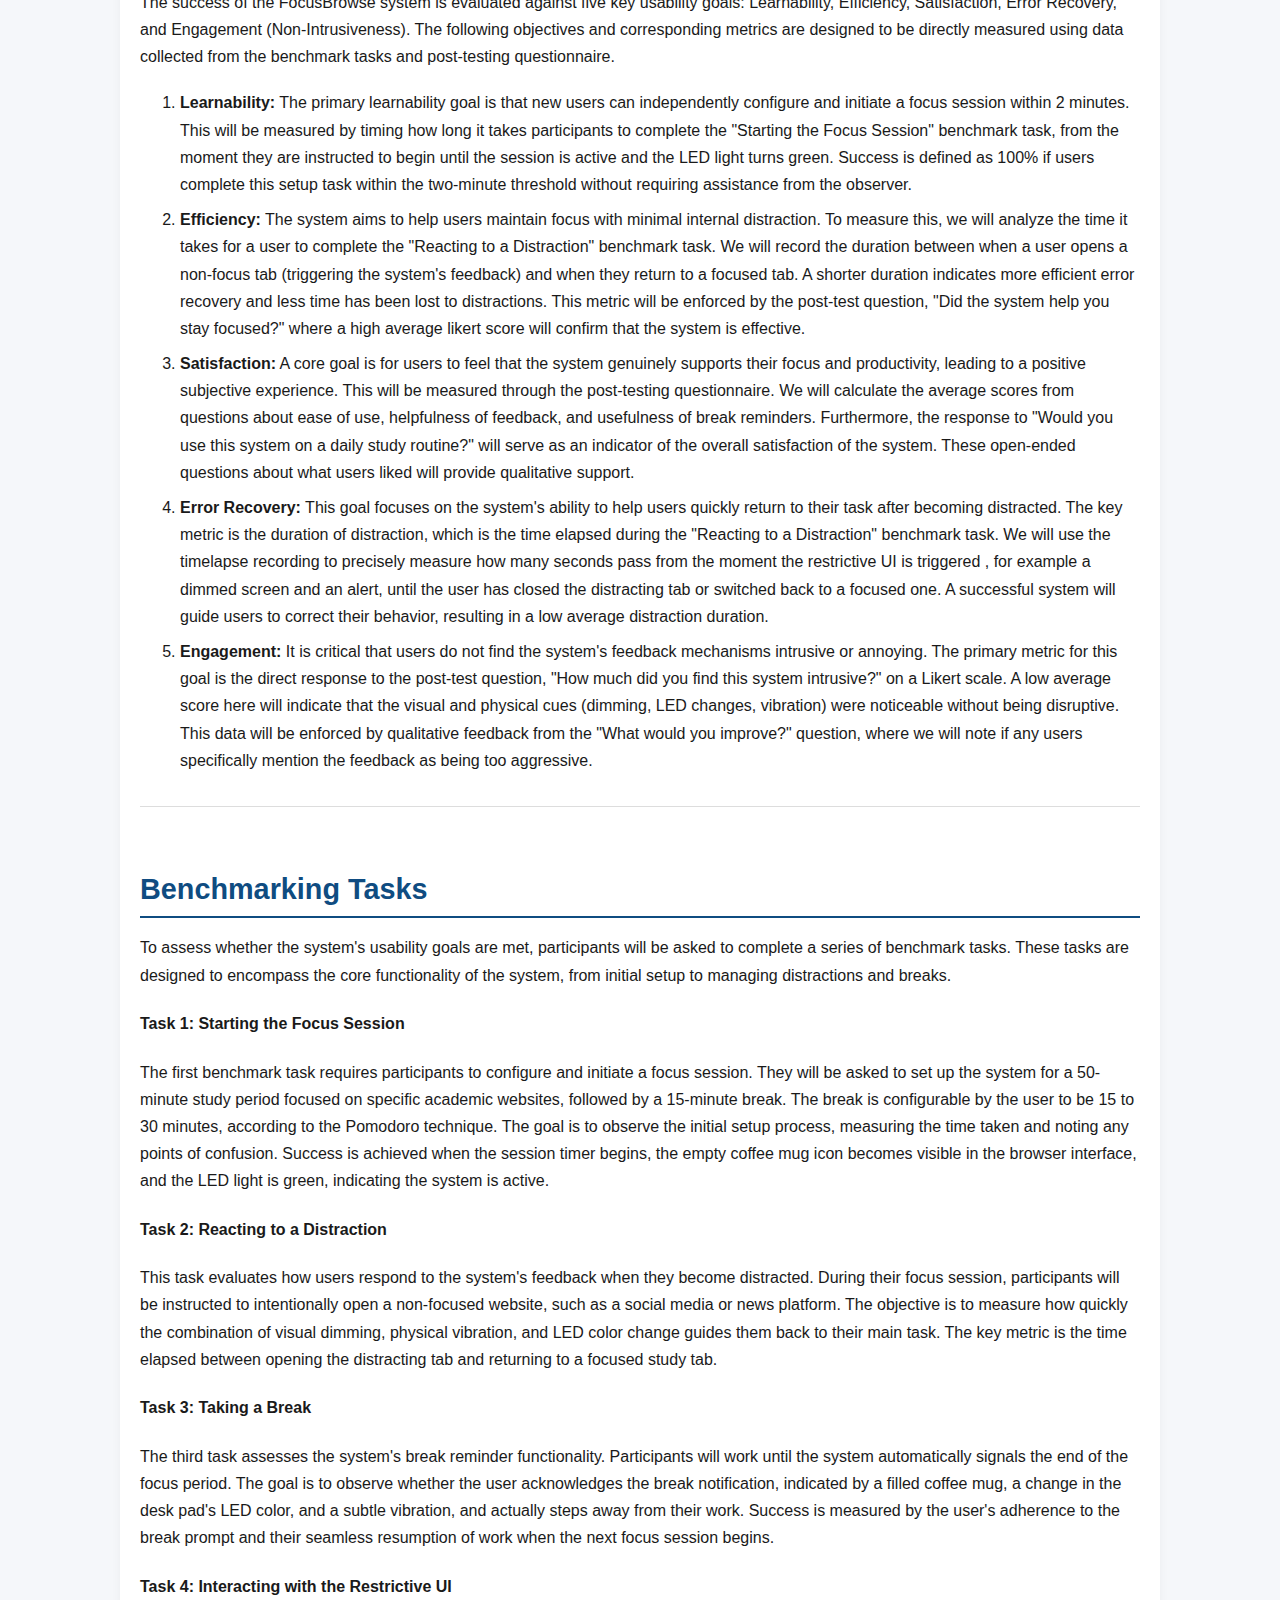
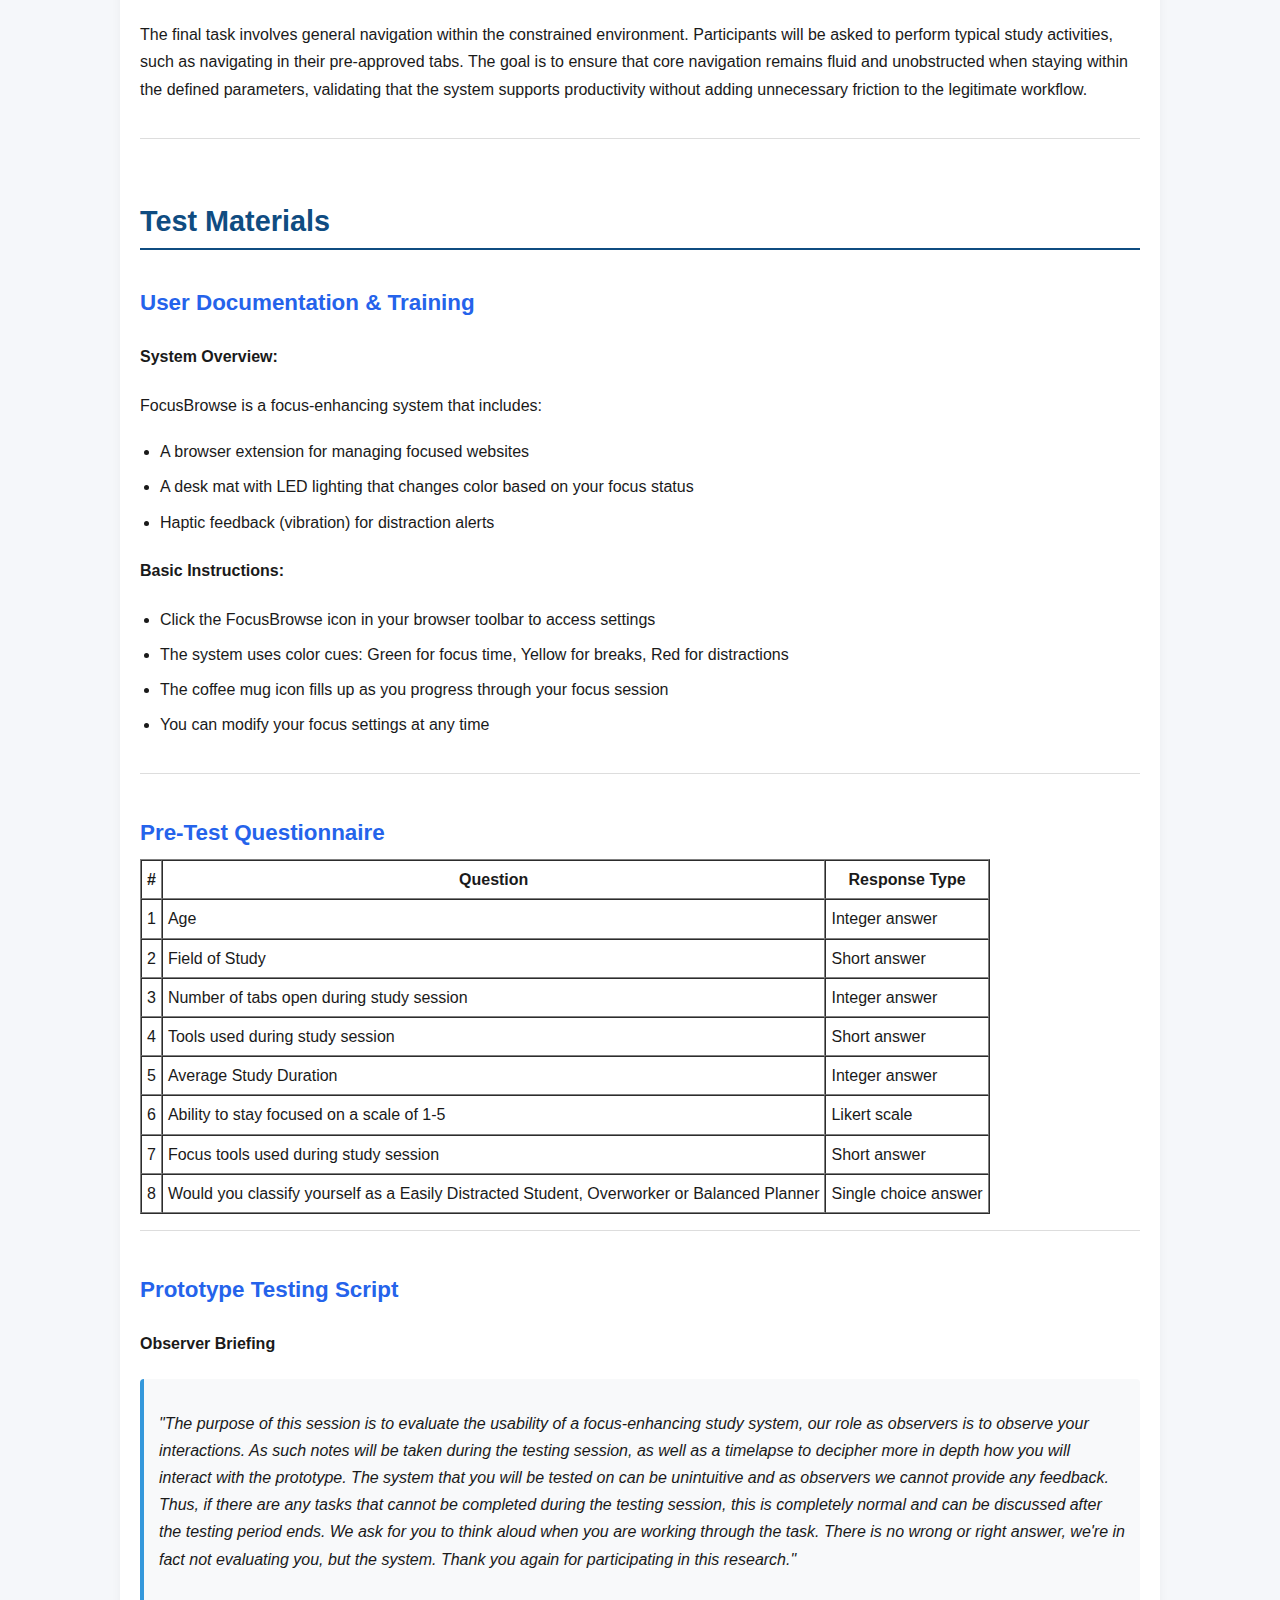
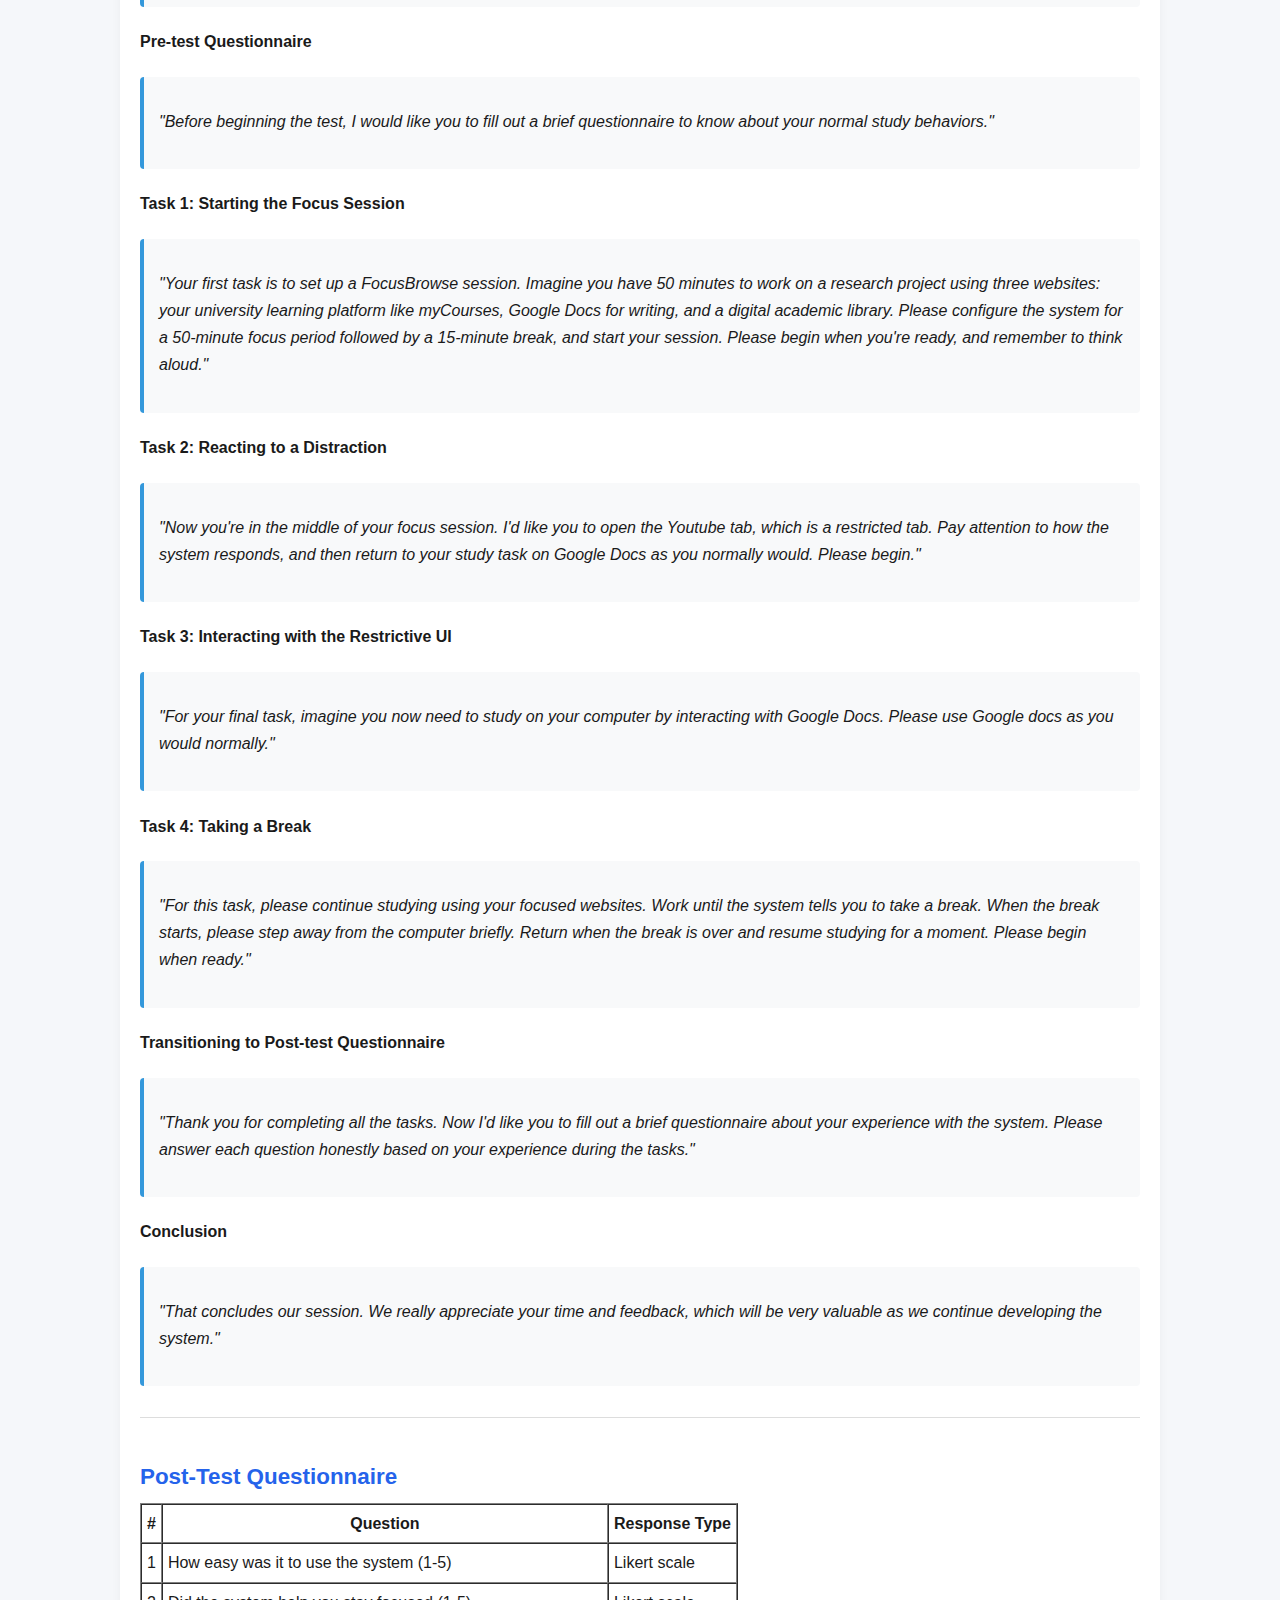
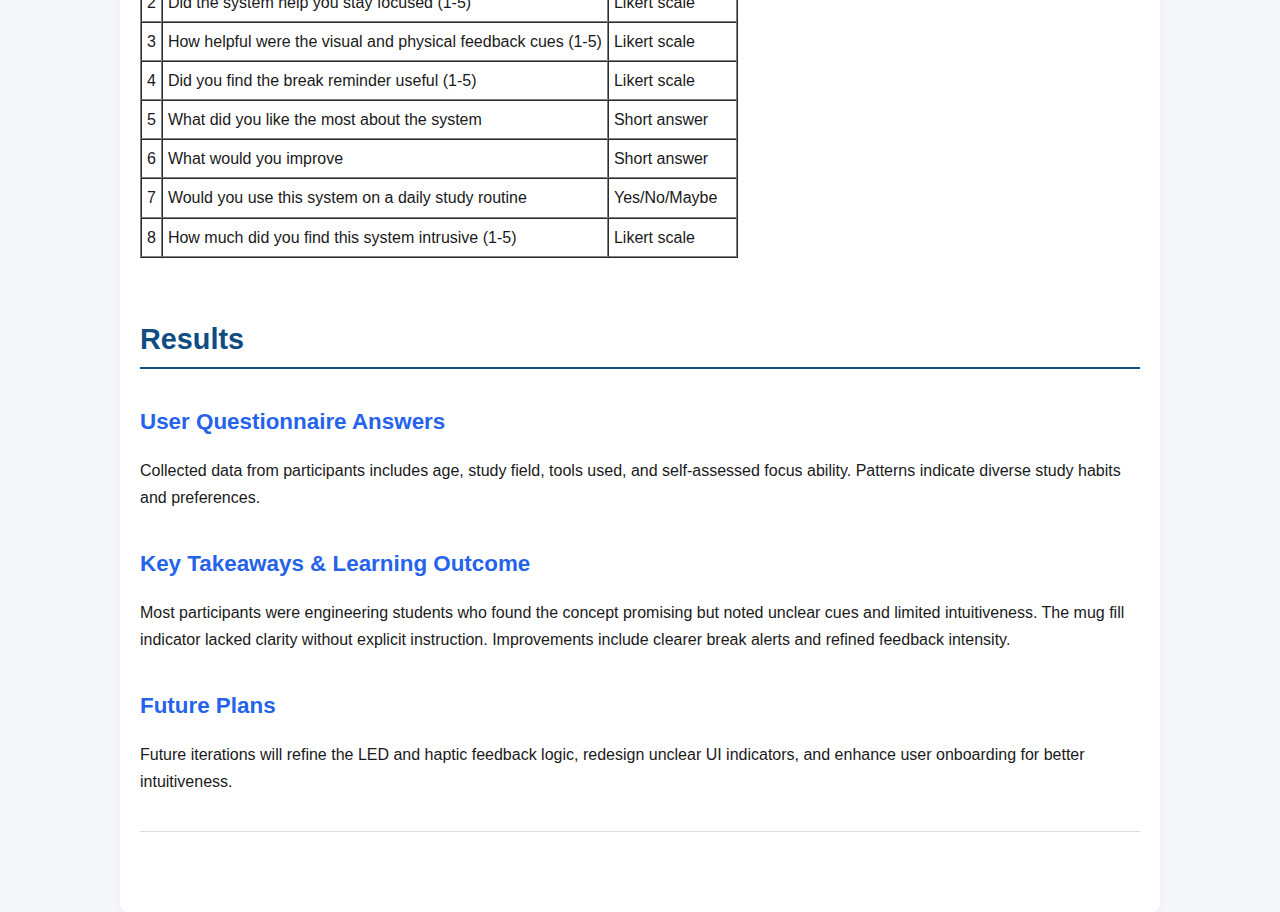
<file: project/prototype.html>
<!DOCTYPE html>
<html lang="en">

<head>
  <meta charset="UTF-8">
  <title>Low-Fidelity Prototype — FocusBrowse</title>
  <link rel="stylesheet" href="../static/style.css">
</head>

<body>
  <p><a href="../index.html">← Back to Home</a></p>
  <h1>Low-Fidelity Prototype</h1>

  <section>
    <h2>Prototypes</h2>

    <h3>Prototype 1</h3>
    <p><strong>Prototype Setup:</strong><br>
      <strong>Laptop Screen:</strong> Displays paper mockups of the browser extension interfaces.<br>
      <strong>Desk Mat:</strong> Features an LED light strip attached under the laptop. The LED intensity and frequency
      change based on
      the system's state (Low pulsing when it’s break time, rapid pulsing for distraction).
    </p>

    <h4>Workflow Illustration</h4>
    <p><strong>1. Initialization and Setup</strong></p>
    <p>User Goal: Start a new focused work session by defining allowed websites and session timing.</p>
    <p>Prototype State:<br>
      Screen: The setup interface is displayed. The user chooses its tab in front of the observer and decides on the
      timer for the Pomodoro technique. The observer adjusts the width to block access to non chosen tabs.<br>
      Under LED: Off.<br>
      Coffee Mug: Empty.</p>

    <h3>Prototype 2</h3>
    <p><strong>Prototype Setup:</strong><br>
      Laptop Screen: Displays paper mockups of the browser extension interfaces.<br>
      Desk Mat: Features an LED light strip attached behind the laptop. The LED color changes based on the system's
      state (Green for focus, Yellow for break/distraction).<br>
      Haptic Feedback: An iPad placed under the mat vibrates to simulate physical nudges.</p>

    <h4>Workflow Illustration</h4>
    <p><strong>1. Initialization and Setup</strong><br>
      User Goal: Start a new focused work session by defining allowed websites and session timing.<br>
      Prototype State: Screen shows setup interface where users input Focus Tabs and session durations. LED and haptic
      feedback are off.</p>

    <figure>
      <img src="../images/prototype2_setup.PNG" alt="Setup Interface" width="500">
      <figcaption>Figure 1: Setup Interface</figcaption>
    </figure>

    <p><strong>2. Maintaining Focus</strong><br>
      User Goal: Work productively on approved tabs.<br>
      Prototype State: Green LED glow, coffee mug partially filled, haptic feedback off.</p>

    <figure>
      <img src="../images/prototype2_study.PNG" alt="Active Focus Mode" width="500">
      <figcaption>Figure 2: Active Focus Mode</figcaption>
    </figure>

    <p><strong>3. Handling Distraction</strong><br>
      User Goal: Be aware of navigating to distracting websites.<br>
      Prototype State: Tab dimmed, yellow LED, vibration active.</p>

    <figure>
      <img src="../images/prototype2_distract.PNG" alt="Distraction Detected" width="500">
      <figcaption>Figure 3: Distraction Detected</figcaption>
    </figure>

    <p><strong>4. Break Time</strong><br>
      User Goal: Be notified when it’s time for a break.<br>
      Prototype State: Break notification, LED warm yellow, short vibration burst.</p>

    <figure>
      <img src="../images/prototype2_break.PNG" alt="Break Reminder" width="500">
      <figcaption>Figure 4: Break Reminder</figcaption>
    </figure>

    <p>This low-fidelity prototype demonstrates the core value of FocusBrowse: using on-screen cues, ambient light, and
      haptic feedback to promote mindful productivity.</p>
  </section>

  <section>
    <h2>Usability Goals</h2>
    <p>The success of the FocusBrowse system is evaluated against five key usability goals: Learnability, Efficiency,
      Satisfaction, Error Recovery, and Engagement (Non-Intrusiveness). The following objectives and corresponding
      metrics are designed to be directly measured using data collected from the benchmark tasks and post-testing
      questionnaire.</p>
    <ol>
      <li><strong>Learnability:</strong> The primary learnability goal is that new users can independently configure and
        initiate a focus session within 2 minutes. This will be measured by timing how long it takes participants to
        complete the "Starting the Focus Session" benchmark task, from the moment they are instructed to begin until the
        session is active and the LED light turns green. Success is defined as 100% if users complete this setup task
        within the two-minute threshold without requiring assistance from the observer.</li>
      <li><strong>Efficiency:</strong> The system aims to help users maintain focus with minimal internal distraction.
        To measure this, we will analyze the time it takes for a user to complete the "Reacting to a Distraction"
        benchmark task. We will record the duration between when a user opens a non-focus tab (triggering the system's
        feedback) and when they return to a focused tab. A shorter duration indicates more efficient error recovery and
        less time has been lost to distractions. This metric will be enforced by the post-test question, "Did the system
        help you stay focused?" where a high average likert score will confirm that the system is effective.</li>
      <li><strong>Satisfaction:</strong> A core goal is for users to feel that the system genuinely supports their focus
        and productivity, leading to a positive subjective experience. This will be measured through the post-testing
        questionnaire. We will calculate the average scores from questions about ease of use, helpfulness of feedback,
        and usefulness of break reminders. Furthermore, the response to "Would you use this system on a daily study
        routine?" will serve as an indicator of the overall satisfaction of the system. These open-ended questions about
        what users liked will provide qualitative support.</li>
      <li><strong>Error Recovery:</strong> This goal focuses on the system's ability to help users quickly return to
        their task after becoming distracted. The key metric is the duration of distraction, which is the time elapsed
        during the "Reacting to a Distraction" benchmark task. We will use the timelapse recording to precisely measure
        how many seconds pass from the moment the restrictive UI is triggered , for example a dimmed screen and an
        alert, until the user has closed the distracting tab or switched back to a focused one. A successful system will
        guide users to correct their behavior, resulting in a low average distraction duration.</li>
      <li><strong>Engagement:</strong> It is critical that users do not find the system's feedback mechanisms intrusive
        or annoying. The primary metric for this goal is the direct response to the post-test question, "How much did
        you find this system intrusive?" on a Likert scale. A low average score here will indicate that the visual and
        physical cues (dimming, LED changes, vibration) were noticeable without being disruptive. This data will be
        enforced by qualitative feedback from the "What would you improve?" question, where we will note if any users
        specifically mention the feedback as being too aggressive.</li>
    </ol>

  </section>

  <section>
    <h2>Benchmarking Tasks</h2>
    <p>To assess whether the system's usability goals are met, participants will be asked to complete a series of
      benchmark tasks. These tasks are designed to encompass the core functionality of the system, from initial setup to
      managing distractions and breaks.
    </p>
    <h4>Task 1: Starting the Focus Session</h4>
    <p>The first benchmark task requires participants to configure and initiate
      a focus session. They will be asked to set up the system for a 50-minute study period focused on specific academic
      websites, followed by a 15-minute break. The break is configurable by the user to be 15 to 30 minutes, according
      to
      the Pomodoro technique. The goal is to observe the initial setup process, measuring the time taken and noting any
      points of confusion. Success is achieved when the session timer begins, the empty coffee mug icon becomes visible
      in
      the browser interface, and the LED light is green, indicating the system is active.</p>
    <h4>Task 2: Reacting to a Distraction</h4>
    <p>This task evaluates how users respond to the system's feedback when they become distracted. During their focus
      session, participants will be instructed to intentionally open a non-focused website, such as a social media or
      news platform. The objective is to measure how quickly the combination of visual dimming, physical vibration, and
      LED color change guides them back to their main task. The key metric is the time elapsed between opening the
      distracting tab and returning to a focused study tab.</p>
    <h4>Task 3: Taking a Break</h4>
    <p>The third task assesses the system's break reminder functionality. Participants will work until the system
      automatically signals the end of the focus period. The goal is to observe whether the user acknowledges the break
      notification, indicated by a filled coffee mug, a change in the desk pad's LED color, and a subtle vibration, and
      actually steps away from their work. Success is measured by the user's adherence to the break prompt and their
      seamless resumption of work when the next focus session begins.</p>
    <h4>Task 4: Interacting with the Restrictive UI</h4>
    <p>The final task involves general navigation within the constrained environment. Participants will be asked to
      perform typical study activities, such as navigating in their pre-approved tabs. The goal is to ensure that core
      navigation remains fluid and unobstructed when staying within the defined parameters, validating that the system
      supports productivity without adding unnecessary friction to the legitimate workflow.</p>
  </section>

  <section>
    <h2>Test Materials</h2>
    <h3>User Documentation & Training</h3>

    <h4>System Overview:</h4>
    <p>FocusBrowse is a focus-enhancing system that includes:</p>
    <ul>
      <li>A browser extension for managing focused websites</li>
      <li>A desk mat with LED lighting that changes color based on your focus status</li>
      <li>Haptic feedback (vibration) for distraction alerts</li>
    </ul>

    <h4>Basic Instructions:</h4>
    <ul>
      <li>Click the FocusBrowse icon in your browser toolbar to access settings</li>
      <li>The system uses color cues: Green for focus time, Yellow for breaks, Red for distractions</li>
      <li>The coffee mug icon fills up as you progress through your focus session</li>
      <li>You can modify your focus settings at any time</li>
    </ul>
  </section>

  <section>
    <h3>Pre-Test Questionnaire</h3>
    <table border="1" cellpadding="5" cellspacing="0">
      <thead>
        <tr>
          <th>#</th>
          <th>Question</th>
          <th>Response Type</th>
        </tr>
      </thead>
      <tbody>
        <tr>
          <td>1</td>
          <td>Age</td>
          <td>Integer answer</td>
        </tr>
        <tr>
          <td>2</td>
          <td>Field of Study</td>
          <td>Short answer</td>
        </tr>
        <tr>
          <td>3</td>
          <td>Number of tabs open during study session</td>
          <td>Integer answer</td>
        </tr>
        <tr>
          <td>4</td>
          <td>Tools used during study session</td>
          <td>Short answer</td>
        </tr>
        <tr>
          <td>5</td>
          <td>Average Study Duration</td>
          <td>Integer answer</td>
        </tr>
        <tr>
          <td>6</td>
          <td>Ability to stay focused on a scale of 1-5</td>
          <td>Likert scale</td>
        </tr>
        <tr>
          <td>7</td>
          <td>Focus tools used during study session</td>
          <td>Short answer</td>
        </tr>
        <tr>
          <td>8</td>
          <td>Would you classify yourself as a Easily Distracted Student, Overworker or Balanced Planner</td>
          <td>Single choice answer</td>
        </tr>
      </tbody>
    </table>
  </section>

  <section>
    <h3>Prototype Testing Script</h3>

    <h4>Observer Briefing</h4>
    <div class="task-block">
      <p><em>"The purpose of this session is to evaluate the usability of a focus-enhancing study system, our role as
          observers is to observe your interactions. As such notes will be taken during the testing session, as well as
          a timelapse to decipher more in depth how you will interact with the prototype. The system that you will be
          tested on can be unintuitive and as observers we cannot provide any feedback. Thus, if there are any tasks
          that cannot be completed during the testing session, this is completely normal and can be discussed after the
          testing period ends. We ask for you to think aloud when you are working through the task. There is no wrong or
          right answer, we're in fact not evaluating you, but the system. Thank you again for participating in this
          research."</em></p>
    </div>

    <h4>Pre-test Questionnaire</h4>
    <div class="task-block">
      <p><em>"Before beginning the test, I would like you to fill out a brief questionnaire to know about your normal
          study behaviors."</em></p>
    </div>

    <h4>Task 1: Starting the Focus Session</h4>
    <div class="task-block">
      <p><em>"Your first task is to set up a FocusBrowse session. Imagine you have 50 minutes to work on a research
          project using three websites: your university learning platform like myCourses, Google Docs for writing, and a
          digital academic library. Please configure the system for a 50-minute focus period followed by a 15-minute
          break, and start your session. Please begin when you're ready, and remember to think aloud."</em></p>
    </div>

    <h4>Task 2: Reacting to a Distraction</h4>
    <div class="task-block">
      <p><em>"Now you're in the middle of your focus session. I'd like you to open the Youtube tab, which is a
          restricted tab. Pay attention to how the system responds, and then return to your study task on Google Docs as
          you normally would. Please begin."</em></p>
    </div>

    <h4>Task 3: Interacting with the Restrictive UI</h4>
    <div class="task-block">
      <p><em>"For your final task, imagine you now need to study on your computer by interacting with Google Docs.
          Please use Google docs as you would normally."</em></p>
    </div>

    <h4>Task 4: Taking a Break</h4>
    <div class="task-block">
      <p><em>"For this task, please continue studying using your focused websites. Work until the system tells you to
          take a break. When the break starts, please step away from the computer briefly. Return when the break is over
          and resume studying for a moment. Please begin when ready."</em></p>
    </div>

    <h4>Transitioning to Post-test Questionnaire</h4>
    <div class="task-block">
      <p><em>"Thank you for completing all the tasks. Now I'd like you to fill out a brief questionnaire about your
          experience with the system. Please answer each question honestly based on your experience during the
          tasks."</em></p>
    </div>

    <h4>Conclusion</h4>
    <div class="task-block">
      <p><em>"That concludes our session. We really appreciate your time and feedback, which will be very valuable as we
          continue developing the system."</em></p>
    </div>
  </section>

  <h3>Post-Test Questionnaire</h3>
  <table border="1" cellpadding="5" cellspacing="0">
    <thead>
      <tr>
        <th>#</th>
        <th>Question</th>
        <th>Response Type</th>
      </tr>
    </thead>
    <tbody>
      <tr>
        <td>1</td>
        <td>How easy was it to use the system (1-5)</td>
        <td>Likert scale</td>
      </tr>
      <tr>
        <td>2</td>
        <td>Did the system help you stay focused (1-5)</td>
        <td>Likert scale</td>
      </tr>
      <tr>
        <td>3</td>
        <td>How helpful were the visual and physical feedback cues (1-5)</td>
        <td>Likert scale</td>
      </tr>
      <tr>
        <td>4</td>
        <td>Did you find the break reminder useful (1-5)</td>
        <td>Likert scale</td>
      </tr>
      <tr>
        <td>5</td>
        <td>What did you like the most about the system</td>
        <td>Short answer</td>
      </tr>
      <tr>
        <td>6</td>
        <td>What would you improve</td>
        <td>Short answer</td>
      </tr>
      <tr>
        <td>7</td>
        <td>Would you use this system on a daily study routine</td>
        <td>Yes/No/Maybe</td>
      </tr>
      <tr>
        <td>8</td>
        <td>How much did you find this system intrusive (1-5)</td>
        <td>Likert scale</td>
      </tr>
    </tbody>
  </table>


  <section>
    <h2>Results</h2>
    <h3>User Questionnaire Answers</h3>
    <p>Collected data from participants includes age, study field, tools used, and self-assessed focus ability.
      Patterns
      indicate diverse study habits and preferences.</p>

    <h3>Key Takeaways & Learning Outcome</h3>
    <p>Most participants were engineering students who found the concept promising but noted unclear cues and limited
      intuitiveness. The mug fill indicator lacked clarity without explicit instruction. Improvements include clearer
      break alerts and refined feedback intensity.</p>

    <h3>Future Plans</h3>
    <p>Future iterations will refine the LED and haptic feedback logic, redesign unclear UI indicators, and enhance
      user
      onboarding for better intuitiveness.</p>
  </section>
</body>

</html>
</file>
<file: static/style.css>
/* Base Styles */
html {
  font-family: "Segoe UI", Tahoma, Geneva, Verdana, sans-serif;
  background-color: #f5f7fa;
  color: #1a1a1a;
  line-height: 1.7;
}

body {
  margin: 0;
  padding: 40px 20px;
  max-width: 1000px;
  margin-left: auto;
  margin-right: auto;
  background-color: #ffffff;
  box-shadow: 0 0 10px rgba(0, 0, 0, 0.05);
  border-radius: 8px;
}

/* Headings */
h1 {
  color: #0f4c81;
  font-size: 2.2em;
  margin-bottom: 0.5em;
  border-bottom: 3px solid #0f4c81;
  padding-bottom: 5px;
}

h2 {
  color: #0f4c81;
  font-size: 1.8em;
  margin-top: 2em;
  margin-bottom: 0.5em;
  border-bottom: 2px solid #0f4c81;
  padding-bottom: 3px;
}

h3 {
  color: #2563eb;
  font-size: 1.4em;
  margin-top: 1.5em;
  margin-bottom: 0.3em;
}

/* Paragraphs and Lists */
p {
  margin-bottom: 1.2em;
}

ul {
  list-style-type: disc;
  padding-left: 20px;
  margin-bottom: 1.2em;
}

li {
  margin-bottom: 0.5em;
}

/* Links */
a {
  color: #2563eb;
  text-decoration: none;
  transition: all 0.2s ease-in-out;
}

a:hover {
  text-decoration: underline;
  color: #0f4c81;
}

/* Figures */
figure {
  text-align: center;
  padding: 10px;
}

figcaption {
  font-size: 0.9em;
  color: #555;
  margin-top: 5px;
}

/* Sections */
section {
  margin-bottom: 2.5em;
  padding-bottom: 1em;
  border-bottom: 1px solid #ddd;
}

/* Footer */
footer {
  margin-top: 40px;
  color: #555;
  font-size: 14px;
  text-align: center;
}

.task-block {
  background-color: #f8f9fa;
  border-left: 4px solid #3498db;
  padding: 15px;
  margin: 15px 0;
  border-radius: 4px;
}
</file>
